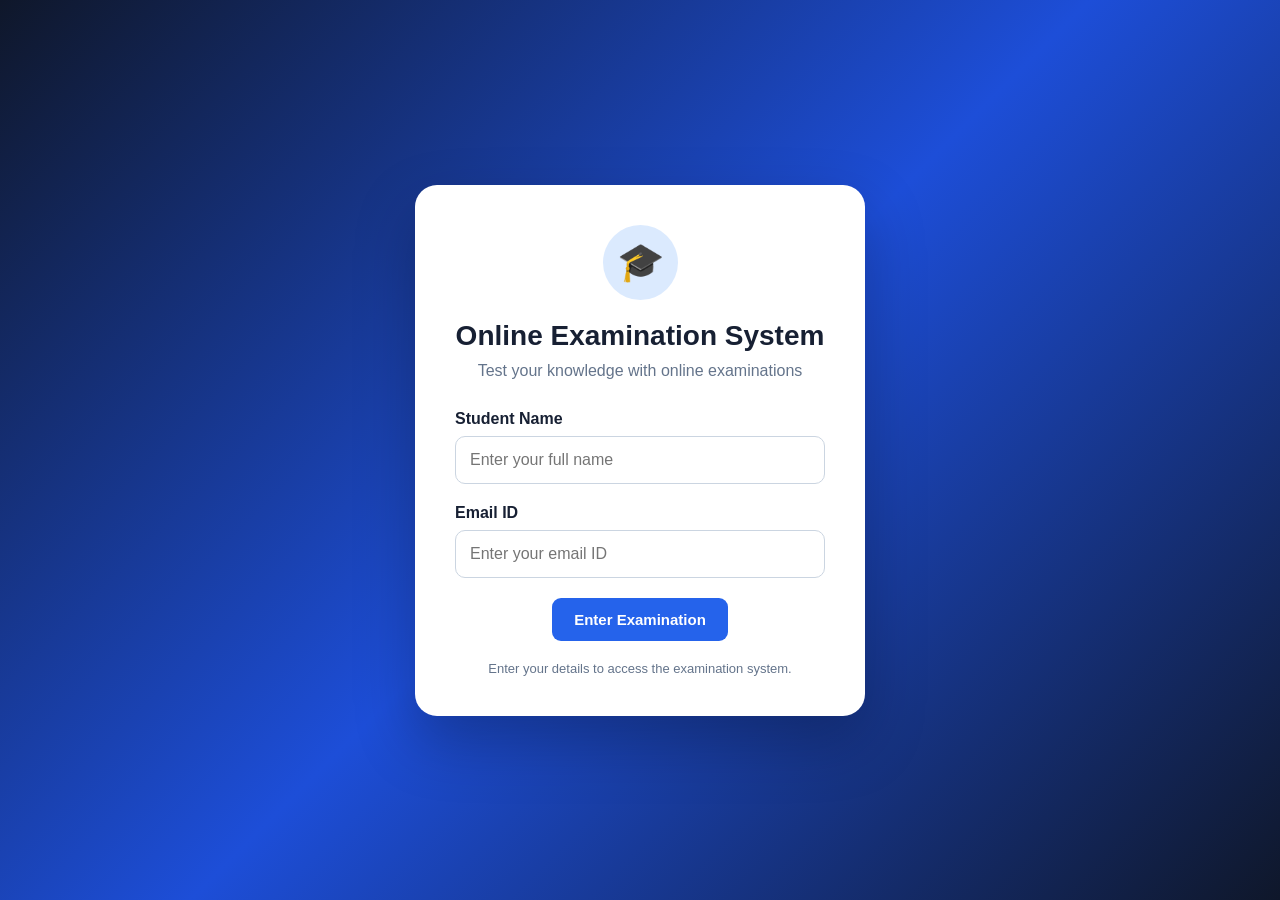
<file: index.html>
<!DOCTYPE html>
<html lang="en">
<head>
    <meta charset="UTF-8">
    <meta name="viewport" content="width=device-width, initial-scale=1.0">
    <title>Online Examination System</title>
    <link rel="stylesheet" href="style.css">
</head>

<body class="login-body">

<div class="login-container">

    <div class="login-card">

        <div class="logo">🎓</div>

        <h1>Online Examination System</h1>

        <p class="subtitle">
            Test your knowledge with online examinations
        </p>

        <form id="loginForm" onsubmit="loginStudent(event)">

            <div class="form-group">
                <label for="studentName">Student Name</label>

                <input
                    type="text"
                    id="studentName"
                    placeholder="Enter your full name"
                    required
                >
            </div>

            <div class="form-group">
                <label for="studentEmail">Email ID</label>

                <input
                    type="email"
                    id="studentEmail"
                    placeholder="Enter your email ID"
                    required
                >
            </div>

            <button type="submit" class="primary-btn">
                Enter Examination
            </button>

        </form>

        <p class="login-note">
            Enter your details to access the examination system.
        </p>

    </div>

</div>

<script src="script.js"></script>

</body>
</html>
</file>
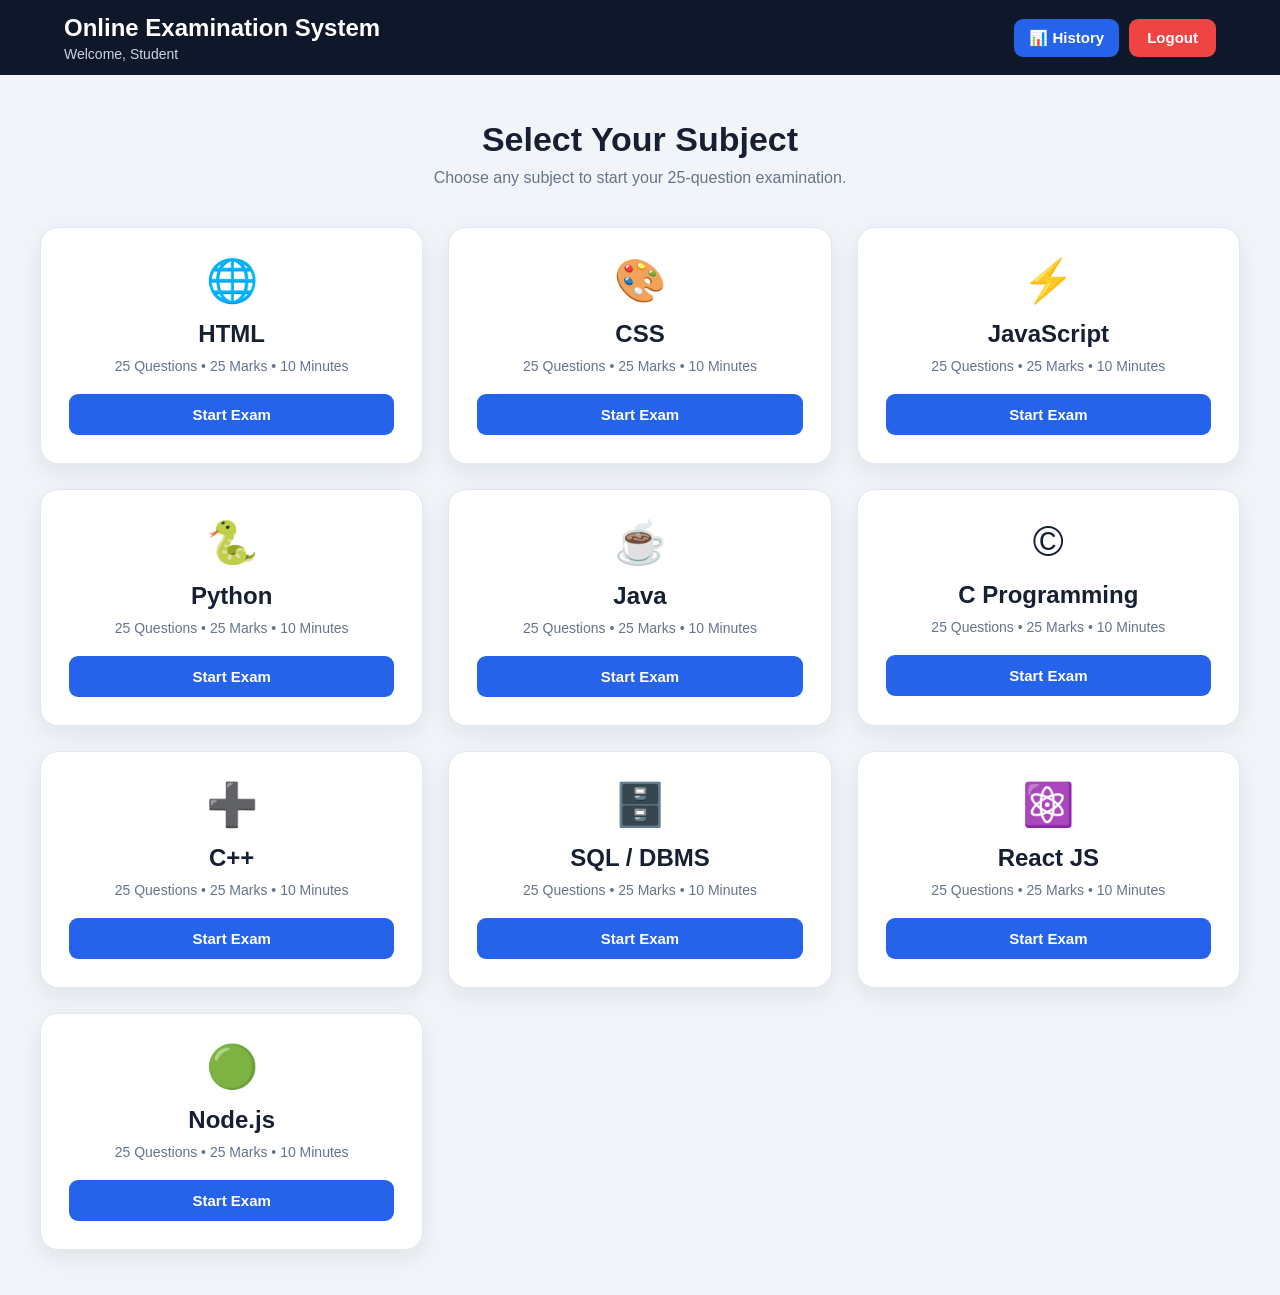
<file: exam.html>
<!DOCTYPE html>
<html lang="en">
<head>

    <meta charset="UTF-8">

    <meta
        name="viewport"
        content="width=device-width, initial-scale=1.0"
    >

    <title>Examination</title>

    <link rel="stylesheet" href="style.css">

</head>

<body class="exam-body">


<header class="exam-header">

    <div>
        <h2 id="subjectTitle">Loading...</h2>

        <p>
            Student:
            <span id="examStudentName"></span>
        </p>
    </div>


    <div class="timer-box">

        <span>Time Remaining</span>

        <strong id="timer">
            10:00
        </strong>

    </div>

</header>



<main class="exam-container">

    <div class="question-card">


        <div class="question-top">

            <span id="questionNumber">
                Question 1 of 25
            </span>

            <span class="marks">
                1 Mark
            </span>

        </div>


        <h2 id="questionText">
            Loading question...
        </h2>


        <div id="options" class="options-container">
        </div>


        <div class="navigation">

            <button
                id="prevBtn"
                class="secondary-btn"
                onclick="previousQuestion()"
            >
                ← Previous
            </button>


            <button
                id="nextBtn"
                class="primary-btn"
                onclick="nextQuestion()"
            >
                Next →
            </button>


            <button
                id="submitBtn"
                class="submit-btn"
                onclick="submitExam()"
                style="display:none;"
            >
                Submit Exam
            </button>

        </div>

    </div>

</main>


<script src="script.js"></script>

<script>
    initExam();
</script>

</body>
</html>
</file>
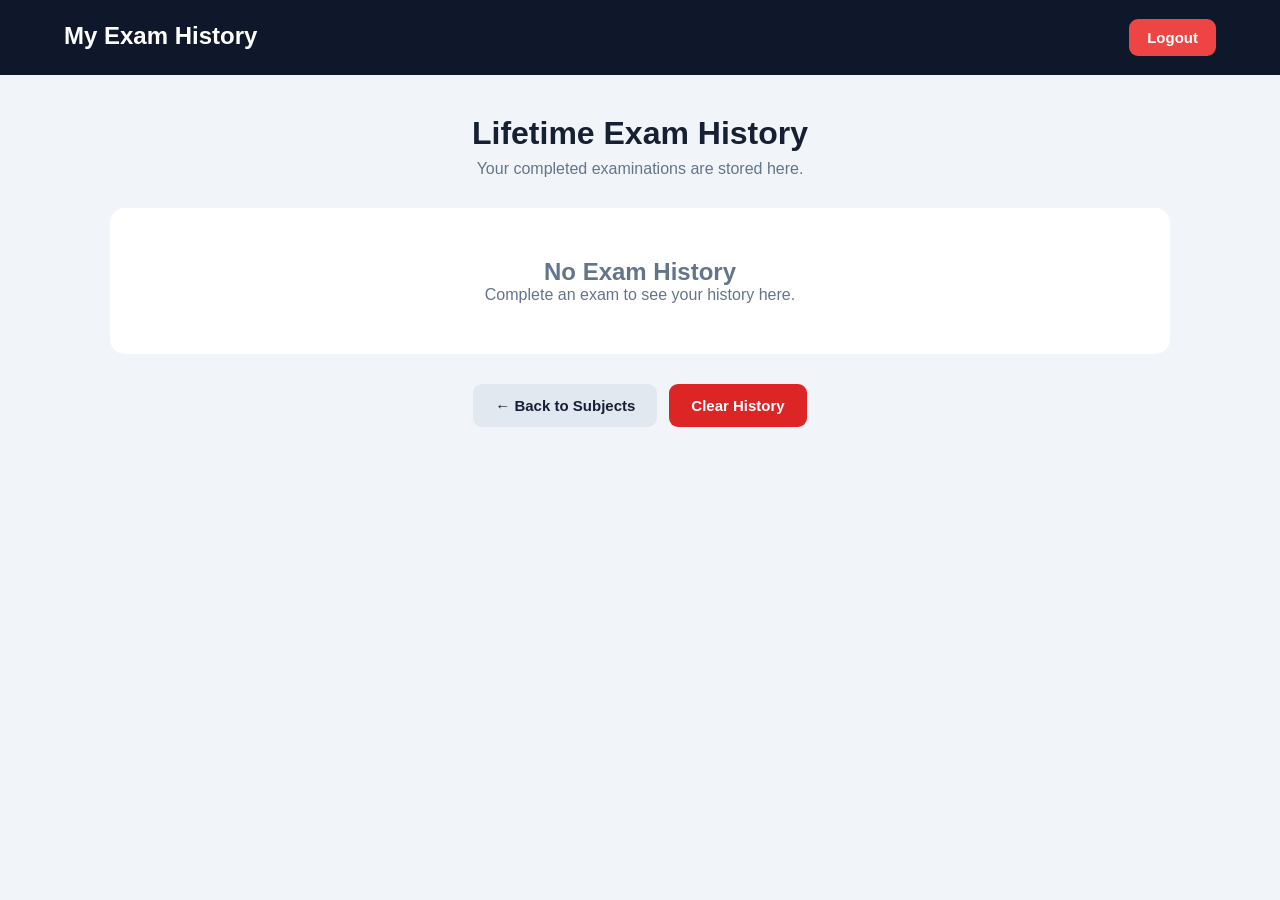
<file: history.html>
<!DOCTYPE html>
<html lang="en">

<head>

    <meta charset="UTF-8">

    <meta
        name="viewport"
        content="width=device-width, initial-scale=1.0"
    >

    <title>Exam History</title>

    <link rel="stylesheet" href="style.css">

</head>


<body>

<header class="top-header">

    <div>
        <h2>My Exam History</h2>
        <p id="historyStudent"></p>
    </div>

    <button
        onclick="logoutStudent()"
        class="logout-btn"
    >
        Logout
    </button>

</header>


<main class="history-page">

    <div class="history-title">

        <h1>Lifetime Exam History</h1>

        <p>
            Your completed examinations are stored here.
        </p>

    </div>


    <div
        id="historyContainer"
        class="history-container"
    >
        Loading history...
    </div>


    <div class="history-actions">

        <button
            class="secondary-btn"
            onclick="goSubjects()"
        >
            ← Back to Subjects
        </button>


        <button
            class="delete-btn"
            onclick="clearHistory()"
        >
            Clear History
        </button>

    </div>

</main>


<script src="script.js"></script>

<script>
    initHistory();
</script>

</body>
</html>
</file>
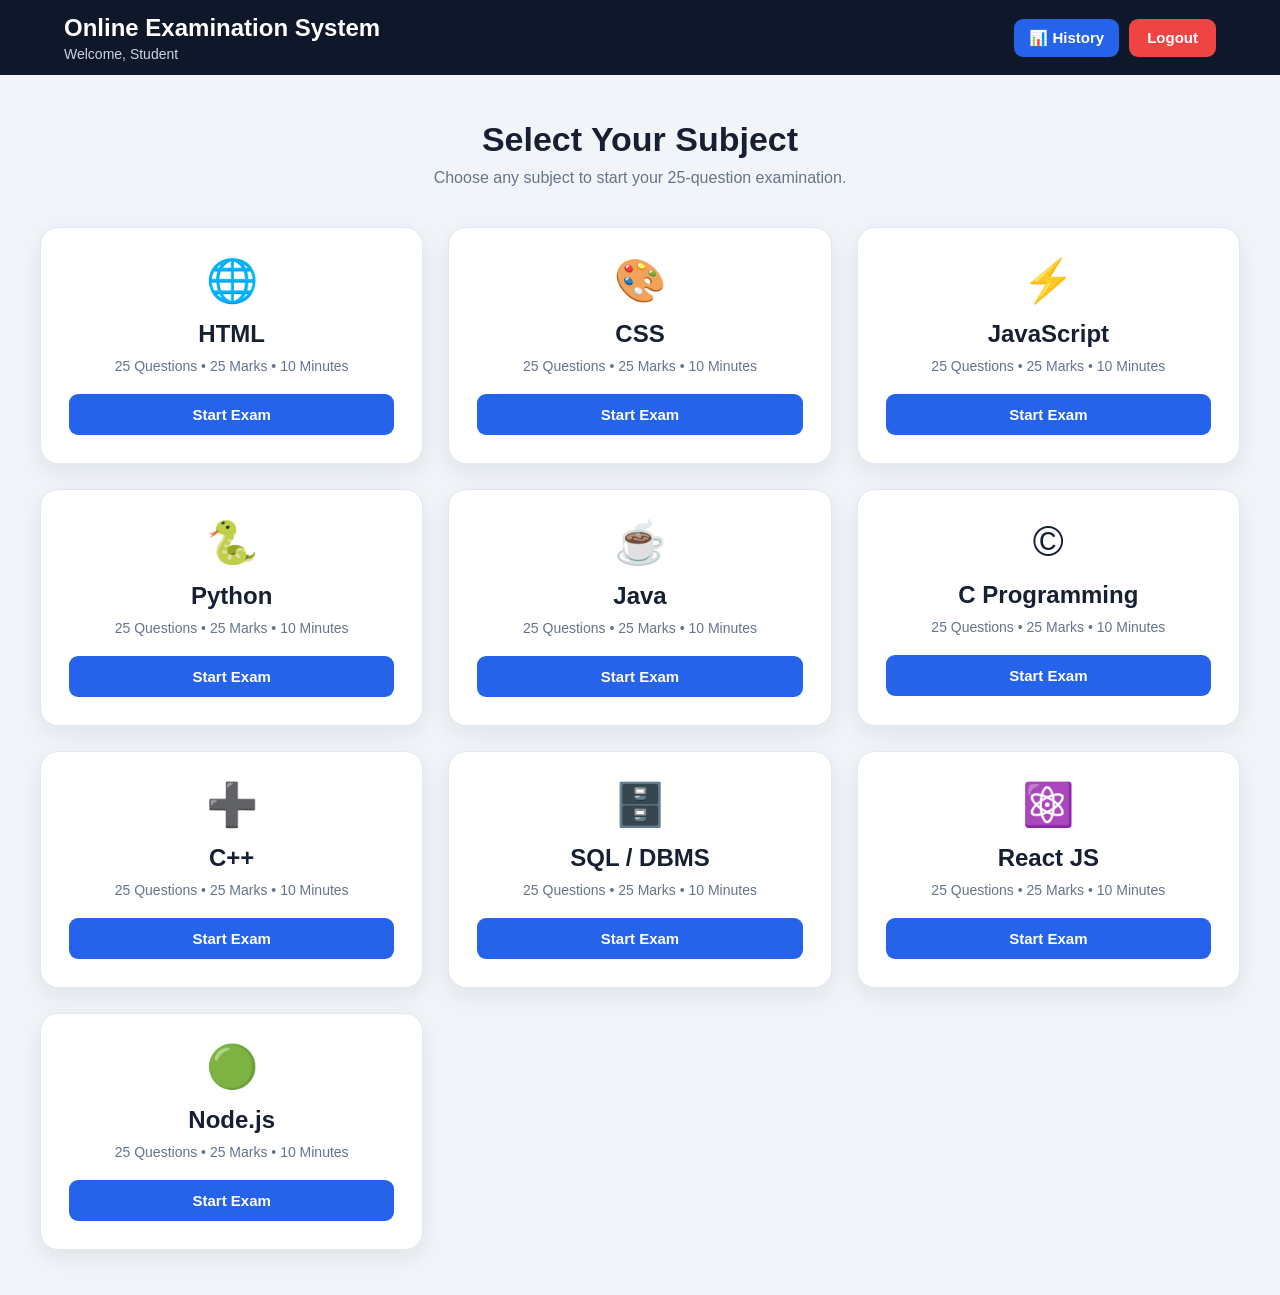
<file: result.html>
<!DOCTYPE html>
<html lang="en">

<head>

    <meta charset="UTF-8">

    <meta
        name="viewport"
        content="width=device-width, initial-scale=1.0"
    >

    <title>Exam Result</title>

    <link rel="stylesheet" href="style.css">

</head>


<body>

<header class="top-header">

    <div>
        <h2>Examination Result</h2>
    </div>

    <button
        onclick="logoutStudent()"
        class="logout-btn"
    >
        Logout
    </button>

</header>


<main class="result-page">


    <div class="result-card">

        <div class="result-icon">
            🏆
        </div>

        <h1>Exam Completed!</h1>

        <p>
            Student:
            <strong id="resultStudentName"></strong>
        </p>

        <p>
            Subject:
            <strong id="resultSubject"></strong>
        </p>


        <div class="score-box">

            <span>Your Score</span>

            <strong id="score">
                0 / 25
            </strong>

            <small id="percentage">
                0%
            </small>

        </div>


        <div class="result-stats">


            <div class="stat correct-stat">

                <strong id="correct">
                    0
                </strong>

                <span>Correct</span>

            </div>


            <div class="stat wrong-stat">

                <strong id="wrong">
                    0
                </strong>

                <span>Wrong</span>

            </div>


            <div class="stat not-stat">

                <strong id="notAttempted">
                    0
                </strong>

                <span>Not Attempted</span>

            </div>


        </div>


        <div class="result-buttons">

            <button
                class="primary-btn"
                onclick="viewReview()"
            >
                View Answers
            </button>


            <button
                class="secondary-btn"
                onclick="takeAnotherExam()"
            >
                Take Another Exam
            </button>


            <button
                class="history-btn"
                onclick="openHistory()"
            >
                Exam History
            </button>

        </div>

    </div>

</main>


<script src="script.js"></script>

<script>
    initResult();
</script>

</body>
</html>
</file>
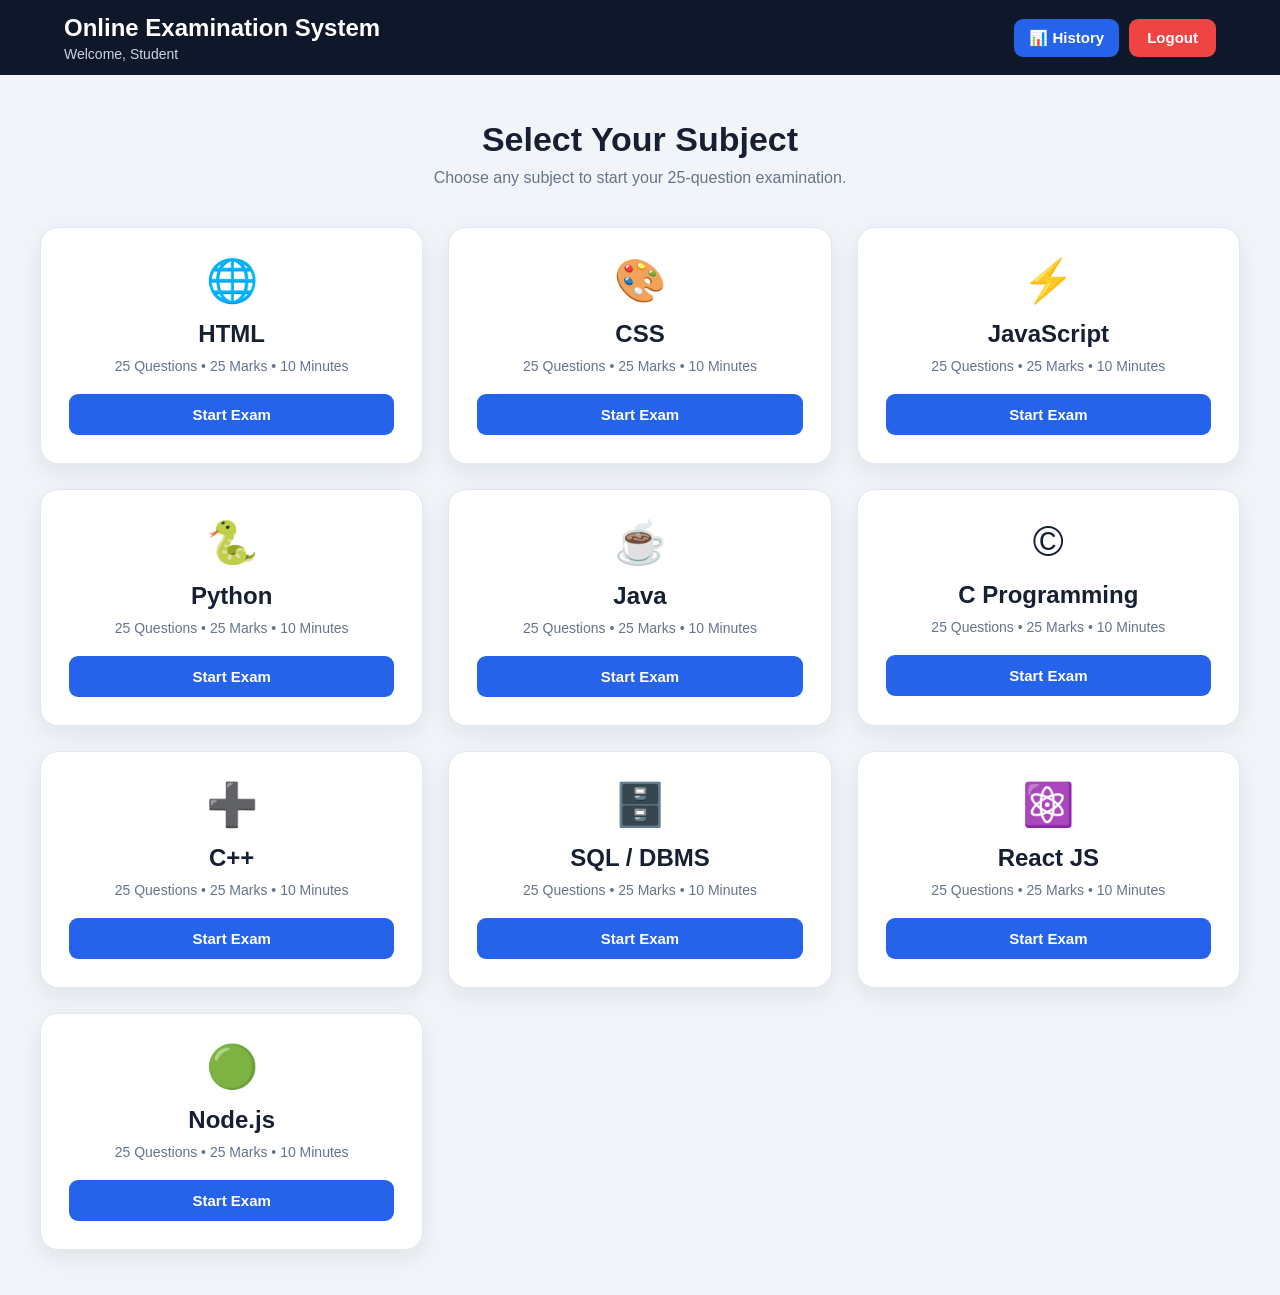
<file: review.html>
<!DOCTYPE html>
<html lang="en">

<head>

    <meta charset="UTF-8">

    <meta
        name="viewport"
        content="width=device-width, initial-scale=1.0"
    >

    <title>Answer Review</title>

    <link rel="stylesheet" href="style.css">

</head>


<body>

<header class="top-header">

    <div>
        <h2>Answer Review</h2>
        <p id="reviewSubject"></p>
    </div>

    <button
        onclick="logoutStudent()"
        class="logout-btn"
    >
        Logout
    </button>

</header>


<main class="review-page">

    <div
        id="reviewContainer"
        class="review-container"
    >
        Loading answers...
    </div>


    <div class="review-buttons">

        <button
            class="primary-btn"
            onclick="backToResult()"
        >
            ← Back to Result
        </button>


        <button
            class="secondary-btn"
            onclick="takeAnotherExam()"
        >
            Take Another Exam
        </button>

    </div>

</main>


<script src="script.js"></script>

<script>
    initReview();
</script>

</body>
</html>
</file>
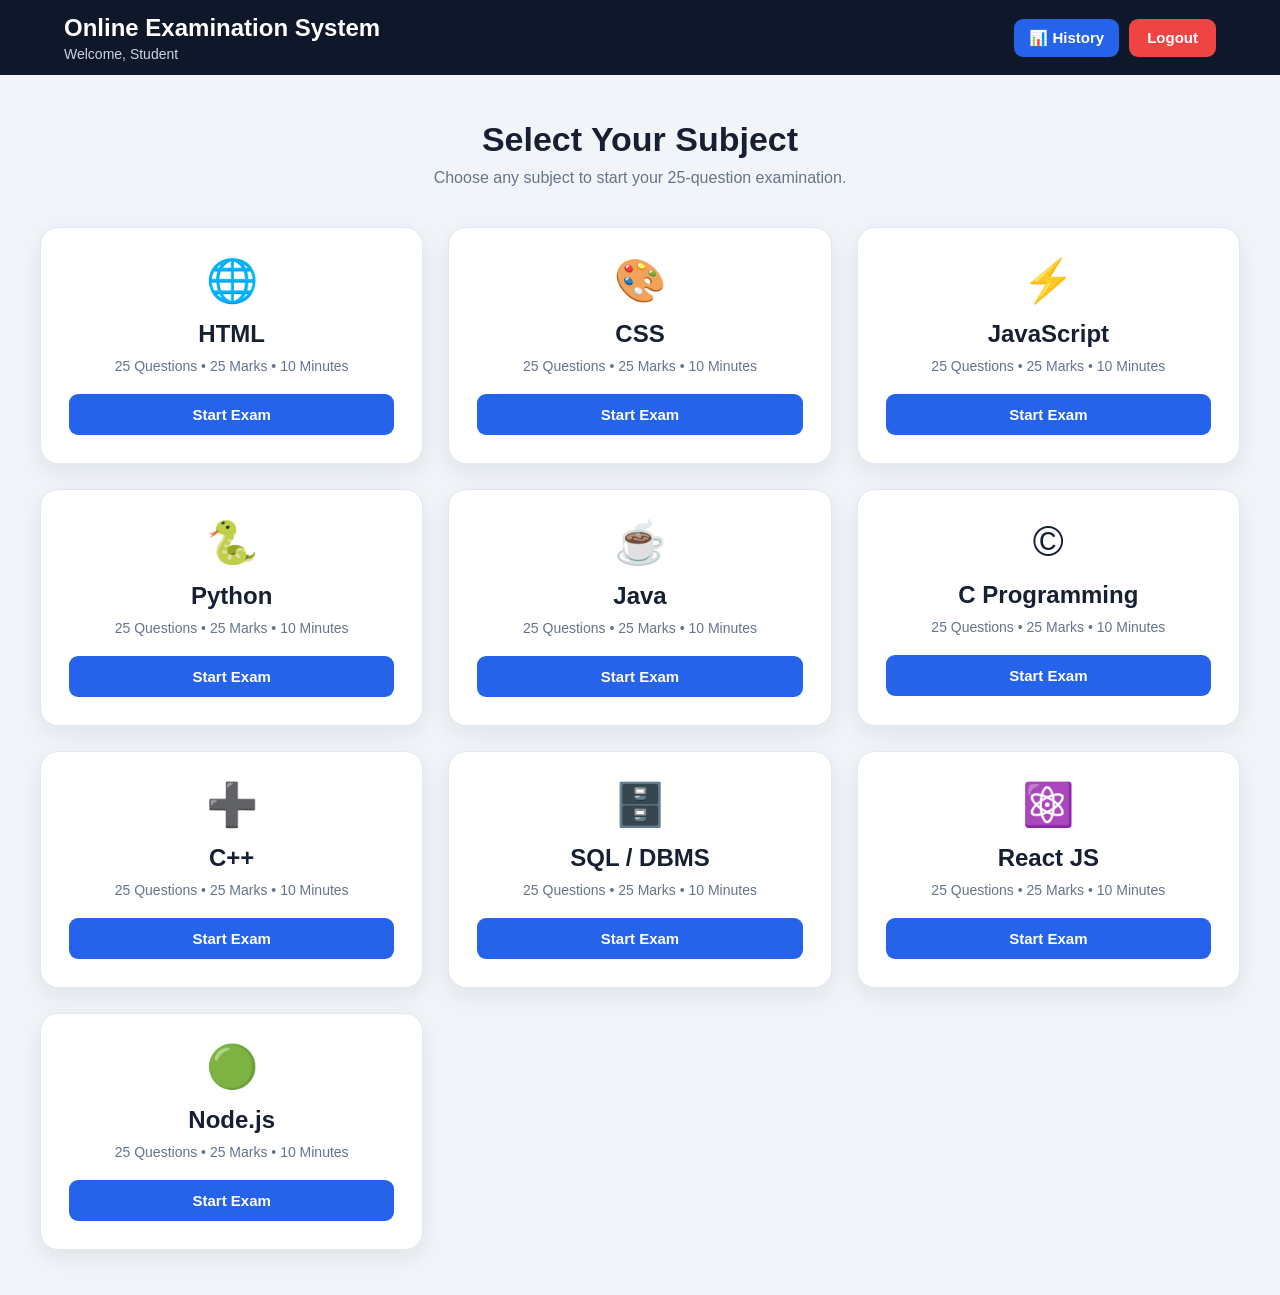
<file: subjects.html>
<!DOCTYPE html>
<html lang="en">
<head>
    <meta charset="UTF-8">
    <meta name="viewport" content="width=device-width, initial-scale=1.0">

    <title>Select Subject</title>

    <link rel="stylesheet" href="style.css">
</head>

<body>

<header class="top-header">

    <div>
        <h2>Online Examination System</h2>
        <p>Welcome, <span id="studentName"></span></p>
    </div>

    <div class="header-buttons">

        <button onclick="openHistory()" class="small-btn">
            📊 History
        </button>

        <button onclick="logoutStudent()" class="logout-btn">
            Logout
        </button>

    </div>

</header>


<main class="subjects-page">

    <div class="page-heading">

        <h1>Select Your Subject</h1>

        <p>
            Choose any subject to start your 25-question examination.
        </p>

    </div>


    <div class="subject-grid">


        <div class="subject-card">

            <div class="subject-icon">🌐</div>

            <h2>HTML</h2>

            <p>25 Questions • 25 Marks • 10 Minutes</p>

            <button onclick="startExam('html')">
                Start Exam
            </button>

        </div>


        <div class="subject-card">

            <div class="subject-icon">🎨</div>

            <h2>CSS</h2>

            <p>25 Questions • 25 Marks • 10 Minutes</p>

            <button onclick="startExam('css')">
                Start Exam
            </button>

        </div>


        <div class="subject-card">

            <div class="subject-icon">⚡</div>

            <h2>JavaScript</h2>

            <p>25 Questions • 25 Marks • 10 Minutes</p>

            <button onclick="startExam('javascript')">
                Start Exam
            </button>

        </div>


        <div class="subject-card">

            <div class="subject-icon">🐍</div>

            <h2>Python</h2>

            <p>25 Questions • 25 Marks • 10 Minutes</p>

            <button onclick="startExam('python')">
                Start Exam
            </button>

        </div>


        <div class="subject-card">

            <div class="subject-icon">☕</div>

            <h2>Java</h2>

            <p>25 Questions • 25 Marks • 10 Minutes</p>

            <button onclick="startExam('java')">
                Start Exam
            </button>

        </div>


        <div class="subject-card">

            <div class="subject-icon">©️</div>

            <h2>C Programming</h2>

            <p>25 Questions • 25 Marks • 10 Minutes</p>

            <button onclick="startExam('c')">
                Start Exam
            </button>

        </div>


        <div class="subject-card">

            <div class="subject-icon">➕</div>

            <h2>C++</h2>

            <p>25 Questions • 25 Marks • 10 Minutes</p>

            <button onclick="startExam('cpp')">
                Start Exam
            </button>

        </div>


        <div class="subject-card">

            <div class="subject-icon">🗄️</div>

            <h2>SQL / DBMS</h2>

            <p>25 Questions • 25 Marks • 10 Minutes</p>

            <button onclick="startExam('sql')">
                Start Exam
            </button>

        </div>


        <div class="subject-card">

            <div class="subject-icon">⚛️</div>

            <h2>React JS</h2>

            <p>25 Questions • 25 Marks • 10 Minutes</p>

            <button onclick="startExam('react')">
                Start Exam
            </button>

        </div>


        <div class="subject-card">

            <div class="subject-icon">🟢</div>

            <h2>Node.js</h2>

            <p>25 Questions • 25 Marks • 10 Minutes</p>

            <button onclick="startExam('node')">
                Start Exam
            </button>

        </div>

    </div>

</main>


<script src="script.js"></script>

<script>
    showStudentName();
</script>

</body>
</html>
</file>
<file: style.css>
* {
    box-sizing: border-box;
    margin: 0;
    padding: 0;
}

body {
    font-family: Arial, Helvetica, sans-serif;
    background: #f1f5f9;
    color: #172033;
}


/* =========================
   LOGIN
========================= */

.login-body {
    min-height: 100vh;
    display: flex;
    justify-content: center;
    align-items: center;

    background:
        linear-gradient(
            135deg,
            #0f172a,
            #1d4ed8,
            #0f172a
        );

    padding: 20px;
}

.login-container {
    width: 100%;
    max-width: 450px;
}

.login-card {
    background: white;
    border-radius: 22px;
    padding: 40px;
    box-shadow: 0 25px 60px rgba(0,0,0,0.25);
    text-align: center;
}

.logo {
    width: 75px;
    height: 75px;
    margin: 0 auto 20px;

    display: flex;
    justify-content: center;
    align-items: center;

    background: #dbeafe;
    border-radius: 50%;

    font-size: 38px;
}

.login-card h1 {
    font-size: 28px;
    margin-bottom: 10px;
}

.subtitle {
    color: #64748b;
    margin-bottom: 30px;
}

.form-group {
    text-align: left;
    margin-bottom: 20px;
}

.form-group label {
    display: block;
    font-weight: bold;
    margin-bottom: 8px;
}

.form-group input {
    width: 100%;
    padding: 14px;

    border: 1px solid #cbd5e1;
    border-radius: 10px;

    font-size: 16px;
    outline: none;
}

.form-group input:focus {
    border-color: #2563eb;
    box-shadow: 0 0 0 3px #dbeafe;
}

.login-note {
    margin-top: 20px;
    font-size: 13px;
    color: #64748b;
}


/* =========================
   BUTTONS
========================= */

button {
    border: none;
    cursor: pointer;
    font-size: 15px;
    font-weight: bold;
    border-radius: 9px;
    transition: 0.2s;
}

.primary-btn {
    background: #2563eb;
    color: white;
    padding: 13px 22px;
}

.primary-btn:hover {
    background: #1d4ed8;
    transform: translateY(-1px);
}

.secondary-btn {
    background: #e2e8f0;
    color: #172033;
    padding: 13px 22px;
}

.secondary-btn:hover {
    background: #cbd5e1;
}

.submit-btn {
    background: #16a34a;
    color: white;
    padding: 13px 25px;
}

.submit-btn:hover {
    background: #15803d;
}

.history-btn {
    background: #7c3aed;
    color: white;
    padding: 13px 22px;
}

.history-btn:hover {
    background: #6d28d9;
}

.delete-btn {
    background: #dc2626;
    color: white;
    padding: 13px 22px;
}

.logout-btn {
    background: #ef4444;
    color: white;
    padding: 10px 18px;
}

.small-btn {
    background: #2563eb;
    color: white;
    padding: 10px 15px;
}


/* =========================
   HEADER
========================= */

.top-header {
    background: #0f172a;
    color: white;

    min-height: 75px;

    padding: 12px 5%;

    display: flex;
    align-items: center;
    justify-content: space-between;

    gap: 20px;
}

.top-header h2 {
    margin-bottom: 4px;
}

.top-header p {
    color: #cbd5e1;
    font-size: 14px;
}

.header-buttons {
    display: flex;
    gap: 10px;
}


/* =========================
   SUBJECTS
========================= */

.subjects-page {
    max-width: 1250px;
    margin: auto;
    padding: 45px 25px;
}

.page-heading {
    text-align: center;
    margin-bottom: 40px;
}

.page-heading h1 {
    font-size: 34px;
    margin-bottom: 10px;
}

.page-heading p {
    color: #64748b;
}

.subject-grid {
    display: grid;

    grid-template-columns:
        repeat(3, 1fr);

    gap: 25px;
}

.subject-card {
    background: white;
    padding: 28px;

    border-radius: 18px;

    text-align: center;

    box-shadow:
        0 8px 25px rgba(15,23,42,0.08);

    border: 1px solid #e2e8f0;

    transition: 0.25s;
}

.subject-card:hover {
    transform: translateY(-5px);

    box-shadow:
        0 15px 35px rgba(15,23,42,0.13);
}

.subject-icon {
    font-size: 42px;
    margin-bottom: 15px;
}

.subject-card h2 {
    margin-bottom: 10px;
}

.subject-card p {
    color: #64748b;
    font-size: 14px;
    margin-bottom: 20px;
}

.subject-card button {
    width: 100%;
    padding: 12px;

    background: #2563eb;
    color: white;
}

.subject-card button:hover {
    background: #1d4ed8;
}


/* =========================
   EXAM PAGE
========================= */

.exam-body {
    background: #eef2ff;
}

.exam-header {
    background: #0f172a;
    color: white;

    min-height: 80px;

    padding: 12px 5%;

    display: flex;
    justify-content: space-between;
    align-items: center;
}

.exam-header p {
    margin-top: 5px;
    color: #cbd5e1;
}

.timer-box {
    background: #1e293b;
    border: 1px solid #475569;

    border-radius: 12px;

    padding: 10px 20px;

    text-align: center;
}

.timer-box span {
    display: block;
    font-size: 12px;
    color: #cbd5e1;
}

.timer-box strong {
    display: block;
    font-size: 26px;
    margin-top: 3px;
}

.timer-warning {
    color: #f87171 !important;
}

.exam-container {
    max-width: 900px;
    margin: 40px auto;
    padding: 20px;
}

.question-card {
    background: white;
    border-radius: 18px;

    padding: 35px;

    box-shadow:
        0 12px 35px rgba(15,23,42,0.1);
}

.question-top {
    display: flex;
    justify-content: space-between;
    align-items: center;

    margin-bottom: 25px;
}

#questionNumber {
    color: #2563eb;
    font-weight: bold;
}

.marks {
    background: #dcfce7;
    color: #15803d;

    padding: 6px 12px;

    border-radius: 20px;

    font-size: 13px;
}

#questionText {
    font-size: 22px;
    line-height: 1.5;
    margin-bottom: 25px;
}


/* =========================
   OPTIONS
========================= */

.options-container {
    width: 100%;
}

.option {
    display: flex;
    align-items: center;

    gap: 12px;

    width: 100%;

    padding: 15px 18px;

    margin: 12px 0;

    border: 1px solid #cbd5e1;

    border-radius: 10px;

    cursor: pointer;

    background: white;

    transition: 0.2s;
}

.option:hover {
    background: #eff6ff;
    border-color: #2563eb;
}

.option input[type="radio"] {
    width: 18px;
    height: 18px;

    flex-shrink: 0;

    margin: 0;

    cursor: pointer;
}

.option label {
    margin: 0;
    padding: 0;

    font-size: 16px;

    font-weight: normal;

    cursor: pointer;

    line-height: 1.4;

    flex: 1;
}

.navigation {
    display: flex;
    justify-content: space-between;

    margin-top: 30px;

    gap: 15px;
}


/* =========================
   RESULT
========================= */

.result-page {
    min-height: calc(100vh - 75px);

    display: flex;
    justify-content: center;
    align-items: center;

    padding: 40px 20px;
}

.result-card {
    width: 100%;
    max-width: 650px;

    background: white;

    border-radius: 20px;

    padding: 40px;

    text-align: center;

    box-shadow:
        0 15px 45px rgba(15,23,42,0.1);
}

.result-icon {
    font-size: 60px;
    margin-bottom: 10px;
}

.result-card h1 {
    margin-bottom: 15px;
}

.result-card > p {
    color: #64748b;
    margin: 7px;
}

.score-box {
    background: #eff6ff;

    border-radius: 15px;

    padding: 25px;

    margin: 25px 0;
}

.score-box span {
    display: block;
    color: #64748b;
}

.score-box strong {
    display: block;

    font-size: 48px;

    color: #2563eb;

    margin: 5px;
}

.score-box small {
    font-size: 18px;
    color: #475569;
}

.result-stats {
    display: grid;

    grid-template-columns:
        repeat(3, 1fr);

    gap: 15px;

    margin-bottom: 30px;
}

.stat {
    padding: 18px;

    border-radius: 12px;
}

.stat strong {
    display: block;
    font-size: 30px;
}

.stat span {
    font-size: 14px;
}

.correct-stat {
    background: #dcfce7;
    color: #15803d;
}

.wrong-stat {
    background: #fee2e2;
    color: #b91c1c;
}

.not-stat {
    background: #fef3c7;
    color: #a16207;
}

.result-buttons {
    display: flex;
    flex-wrap: wrap;
    justify-content: center;
    gap: 12px;
}


/* =========================
   REVIEW
========================= */

.review-page {
    max-width: 950px;

    margin: auto;

    padding: 35px 20px;
}

.review-container {
    display: flex;
    flex-direction: column;
    gap: 18px;
}

.review-card {
    background: white;

    padding: 25px;

    border-radius: 15px;

    border-left: 5px solid #64748b;

    box-shadow:
        0 6px 20px rgba(15,23,42,0.07);
}

.review-card.correct-card {
    border-left-color: #16a34a;
}

.review-card.wrong-card {
    border-left-color: #dc2626;
}

.review-card.not-card {
    border-left-color: #f59e0b;
}

.review-header {
    display: flex;
    justify-content: space-between;

    align-items: center;

    gap: 15px;

    margin-bottom: 15px;
}

.status {
    padding: 6px 12px;

    border-radius: 20px;

    font-size: 13px;

    font-weight: bold;
}

.status.correct {
    background: #dcfce7;
    color: #15803d;
}

.status.wrong {
    background: #fee2e2;
    color: #b91c1c;
}

.status.not {
    background: #fef3c7;
    color: #a16207;
}

.review-question {
    font-size: 18px;

    font-weight: bold;

    line-height: 1.5;

    margin-bottom: 18px;
}

.answer-row {
    padding: 12px;

    background: #f8fafc;

    border-radius: 8px;

    margin-top: 8px;
}

.answer-row strong {
    display: inline-block;

    margin-right: 8px;
}

.correct-answer {
    color: #15803d;
}

.selected-wrong {
    color: #dc2626;
}

.review-buttons {
    display: flex;

    justify-content: center;

    flex-wrap: wrap;

    gap: 12px;

    margin-top: 30px;
}


/* =========================
   HISTORY
========================= */

.history-page {
    max-width: 1100px;

    margin: auto;

    padding: 40px 20px;
}

.history-title {
    text-align: center;
    margin-bottom: 30px;
}

.history-title h1 {
    margin-bottom: 8px;
}

.history-title p {
    color: #64748b;
}

.history-container {
    display: flex;
    flex-direction: column;
    gap: 15px;
}

.history-card {
    background: white;

    padding: 22px;

    border-radius: 14px;

    box-shadow:
        0 6px 20px rgba(15,23,42,0.07);

    display: grid;

    grid-template-columns:
        2fr repeat(5, 1fr);

    gap: 15px;

    align-items: center;
}

.history-card h3 {
    color: #2563eb;
}

.history-card div {
    text-align: center;
}

.history-card .score {
    font-weight: bold;
    font-size: 18px;
}

.empty-history {
    background: white;

    padding: 50px;

    border-radius: 15px;

    text-align: center;

    color: #64748b;
}

.history-actions {
    display: flex;

    justify-content: center;

    gap: 12px;

    margin-top: 30px;
}


/* =========================
   RESPONSIVE
========================= */

@media (max-width: 1000px) {

    .subject-grid {
        grid-template-columns:
            repeat(2, 1fr);
    }

    .history-card {
        grid-template-columns:
            repeat(3, 1fr);
    }
}


@media (max-width: 650px) {

    .login-card {
        padding: 28px 20px;
    }

    .login-card h1 {
        font-size: 23px;
    }

    .top-header,
    .exam-header {
        flex-direction: column;

        align-items: stretch;

        text-align: center;
    }

    .header-buttons {
        justify-content: center;
    }

    .subject-grid {
        grid-template-columns:
            1fr;
    }

    .page-heading h1 {
        font-size: 27px;
    }

    .question-card {
        padding: 22px 16px;
    }

    #questionText {
        font-size: 18px;
    }

    .question-top {
        flex-direction: column;

        align-items: flex-start;

        gap: 10px;
    }

    .navigation {
        flex-direction: column;
    }

    .navigation button {
        width: 100%;
    }

    .result-card {
        padding: 28px 18px;
    }

    .result-stats {
        grid-template-columns: 1fr;
    }

    .result-buttons {
        flex-direction: column;
    }

    .result-buttons button {
        width: 100%;
    }

    .history-card {
        grid-template-columns:
            1fr 1fr;
    }

    .history-actions {
        flex-direction: column;
    }

    .history-actions button {
        width: 100%;
    }

    .review-header {
        flex-direction: column;

        align-items: flex-start;
    }

    .option {
        padding: 13px;
    }

    .option label {
        font-size: 15px;
    }
}
</file>
